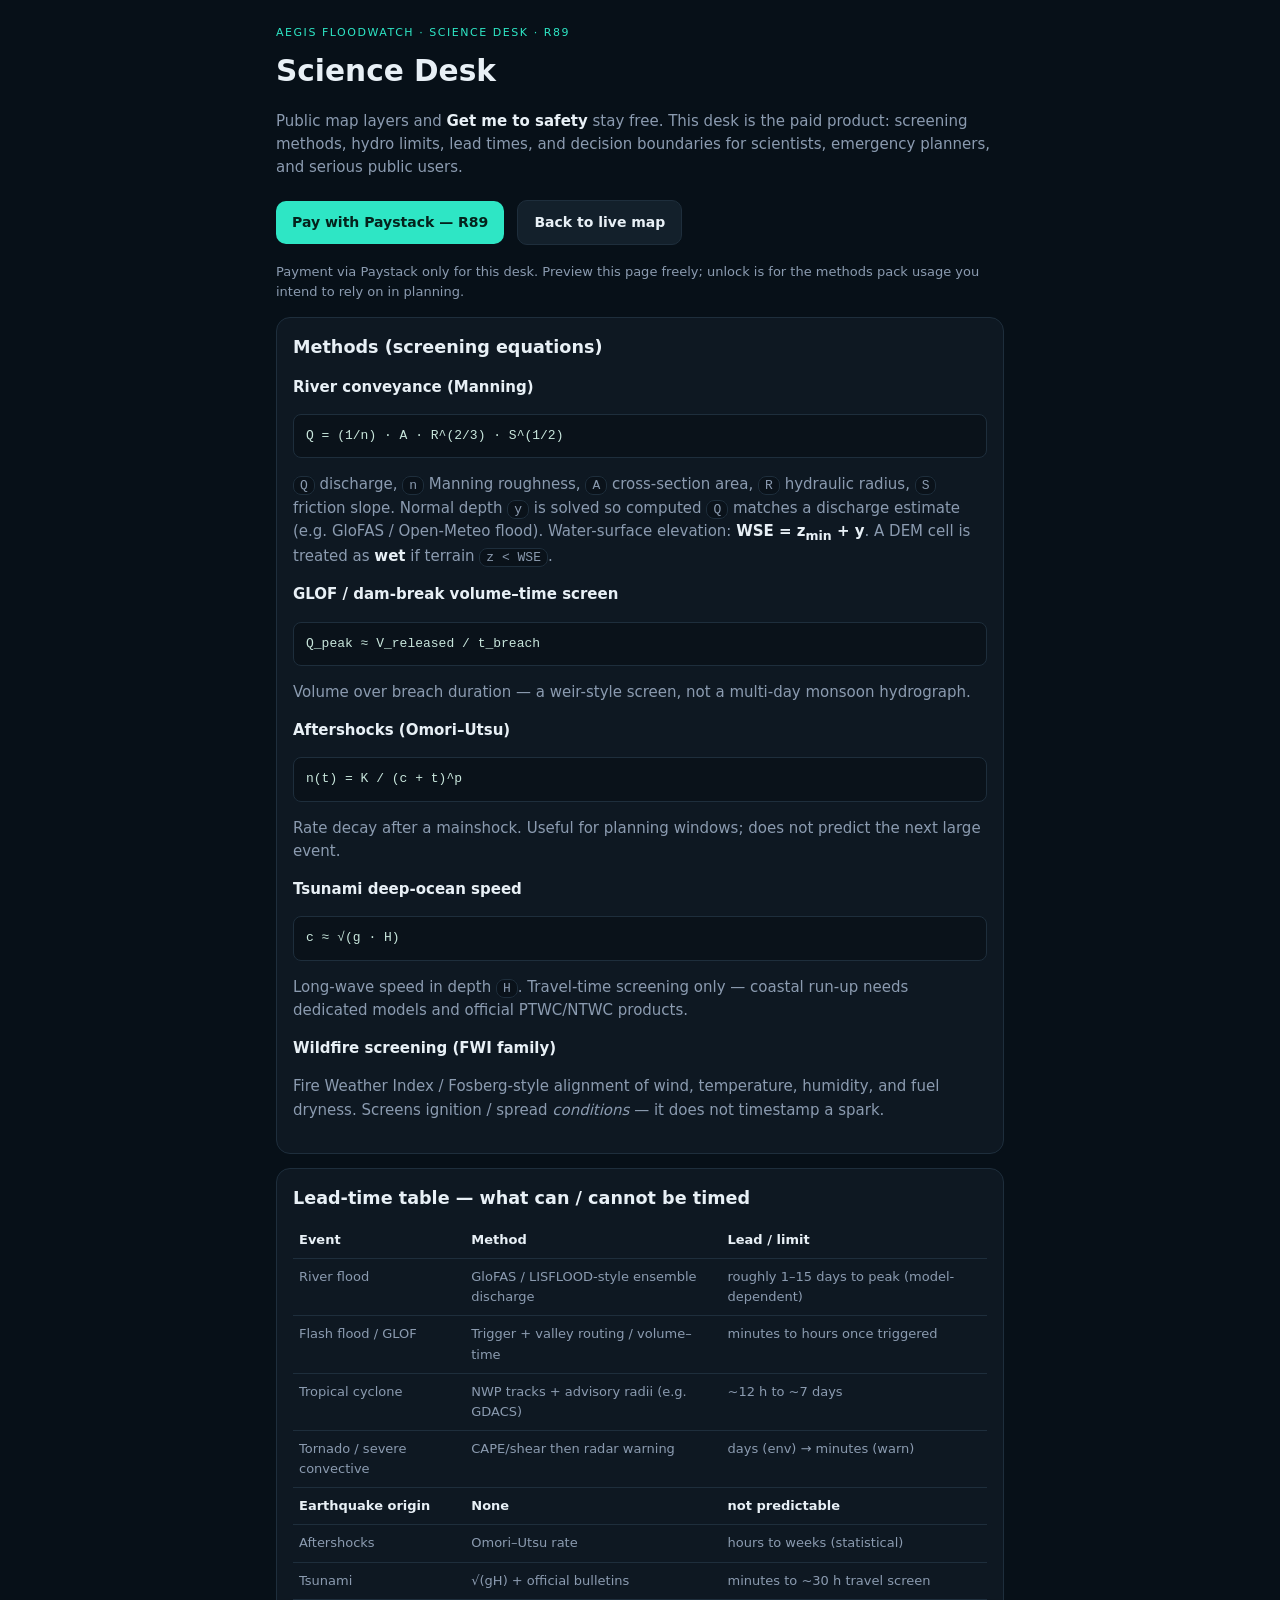
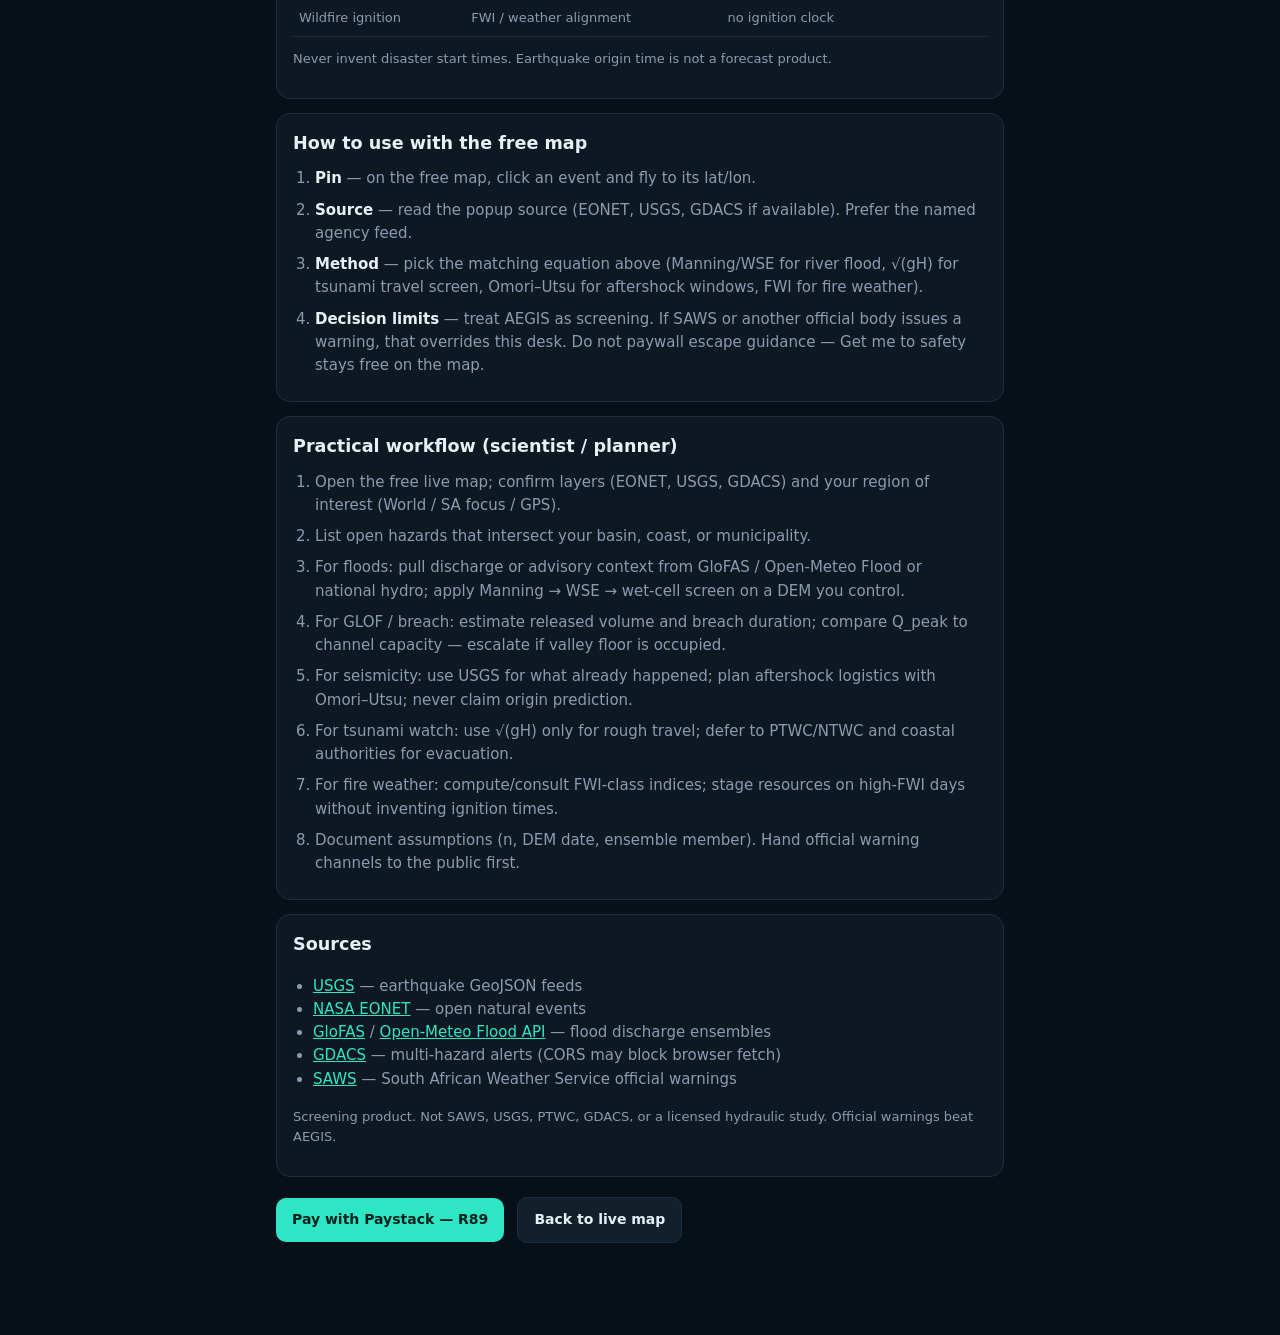
<file: desk.html>
<!DOCTYPE html>
<html lang="en-ZA">
<head>
<meta charset="UTF-8" />
<meta name="viewport" content="width=device-width, initial-scale=1" />
<title>AEGIS Science Desk — methods &amp; limits</title>
<style>
:root{
  --bg:#071018; --card:#0e1822; --line:#1e2e3c; --text:#e8f0f6; --muted:#8b9bb0;
  --mint:#2ee6c5; --mint-ink:#04221c;
}
*{box-sizing:border-box}
body{margin:0;background:var(--bg);color:var(--text);font-family:system-ui,-apple-system,Segoe UI,Roboto,sans-serif;line-height:1.55}
main{max-width:760px;margin:0 auto;padding:24px 16px 80px}
.tag{color:var(--mint);font-size:11px;letter-spacing:.14em;text-transform:uppercase;margin:0 0 8px}
h1{font-size:clamp(1.4rem,3vw,1.85rem);margin:0 0 10px}
h2{font-size:1.1rem;margin:0 0 10px}
p,li{color:var(--muted);font-size:15px}
p strong,li strong,td strong{color:var(--text)}
.card{background:var(--card);border:1px solid var(--line);border-radius:14px;padding:16px;margin:14px 0}
a.btn{
  display:inline-block;background:var(--mint);color:var(--mint-ink);text-decoration:none;
  font-weight:700;padding:11px 16px;border-radius:10px;margin:4px 8px 4px 0;font-size:14px
}
a.btn.ghost{background:#13202b;color:var(--text);border:1px solid var(--line)}
table{width:100%;border-collapse:collapse;font-size:13px}
th,td{border-bottom:1px solid var(--line);padding:8px 6px;text-align:left;vertical-align:top;color:var(--muted)}
th{color:var(--text);font-weight:650}
code,pre{
  font-family:ui-monospace,SFMono-Regular,Menlo,Consolas,monospace;
  font-size:13px;background:#0a121a;border:1px solid var(--line);border-radius:8px
}
code{padding:1px 6px}
pre{padding:12px;overflow:auto;color:#c8e6dc;line-height:1.4}
ol.steps{padding-left:22px;margin:8px 0}
ol.steps li{margin:8px 0}
ul.sources{padding-left:20px}
ul.sources a{color:var(--mint)}
.pay-row{margin:16px 0 8px}
.note{font-size:13px;color:var(--muted)}
</style>
</head>
<body>
<main>
<p class="tag">AEGIS Floodwatch · Science Desk · R89</p>
<h1>Science Desk</h1>
<p>
  Public map layers and <strong>Get me to safety</strong> stay free.
  This desk is the paid product: screening methods, hydro limits, lead times, and decision boundaries for scientists, emergency planners, and serious public users.
</p>

<div class="pay-row">
  <a class="btn" href="https://paystack.shop/pay/mf-aegis-desk" target="_blank" rel="noopener">Pay with Paystack — R89</a>
  <a class="btn ghost" href="./index.html">Back to live map</a>
</div>
<p class="note">Payment via Paystack only for this desk. Preview this page freely; unlock is for the methods pack usage you intend to rely on in planning.</p>

<div class="card">
  <h2>Methods (screening equations)</h2>
  <p><strong>River conveyance (Manning)</strong></p>
  <pre>Q = (1/n) · A · R^(2/3) · S^(1/2)</pre>
  <p>
    <code>Q</code> discharge, <code>n</code> Manning roughness, <code>A</code> cross-section area,
    <code>R</code> hydraulic radius, <code>S</code> friction slope.
    Normal depth <code>y</code> is solved so computed <code>Q</code> matches a discharge estimate (e.g. GloFAS / Open-Meteo flood).
    Water-surface elevation: <strong>WSE = z<sub>min</sub> + y</strong>.
    A DEM cell is treated as <strong>wet</strong> if terrain <code>z &lt; WSE</code>.
  </p>
  <p><strong>GLOF / dam-break volume–time screen</strong></p>
  <pre>Q_peak ≈ V_released / t_breach</pre>
  <p>Volume over breach duration — a weir-style screen, not a multi-day monsoon hydrograph.</p>
  <p><strong>Aftershocks (Omori–Utsu)</strong></p>
  <pre>n(t) = K / (c + t)^p</pre>
  <p>Rate decay after a mainshock. Useful for planning windows; does not predict the next large event.</p>
  <p><strong>Tsunami deep-ocean speed</strong></p>
  <pre>c ≈ √(g · H)</pre>
  <p>Long-wave speed in depth <code>H</code>. Travel-time screening only — coastal run-up needs dedicated models and official PTWC/NTWC products.</p>
  <p><strong>Wildfire screening (FWI family)</strong></p>
  <p>
    Fire Weather Index / Fosberg-style alignment of wind, temperature, humidity, and fuel dryness.
    Screens ignition / spread <em>conditions</em> — it does not timestamp a spark.
  </p>
</div>

<div class="card">
  <h2>Lead-time table — what can / cannot be timed</h2>
  <table>
    <thead>
      <tr><th>Event</th><th>Method</th><th>Lead / limit</th></tr>
    </thead>
    <tbody>
      <tr><td>River flood</td><td>GloFAS / LISFLOOD-style ensemble discharge</td><td>roughly 1–15 days to peak (model-dependent)</td></tr>
      <tr><td>Flash flood / GLOF</td><td>Trigger + valley routing / volume–time</td><td>minutes to hours once triggered</td></tr>
      <tr><td>Tropical cyclone</td><td>NWP tracks + advisory radii (e.g. GDACS)</td><td>~12 h to ~7 days</td></tr>
      <tr><td>Tornado / severe convective</td><td>CAPE/shear then radar warning</td><td>days (env) → minutes (warn)</td></tr>
      <tr><td><strong>Earthquake origin</strong></td><td><strong>None</strong></td><td><strong>not predictable</strong></td></tr>
      <tr><td>Aftershocks</td><td>Omori–Utsu rate</td><td>hours to weeks (statistical)</td></tr>
      <tr><td>Tsunami</td><td>√(gH) + official bulletins</td><td>minutes to ~30 h travel screen</td></tr>
      <tr><td>Wildfire ignition</td><td>FWI / weather alignment</td><td>no ignition clock</td></tr>
    </tbody>
  </table>
  <p class="note" style="margin-top:12px">Never invent disaster start times. Earthquake origin time is not a forecast product.</p>
</div>

<div class="card">
  <h2>How to use with the free map</h2>
  <ol class="steps">
    <li><strong>Pin</strong> — on the free map, click an event and fly to its lat/lon.</li>
    <li><strong>Source</strong> — read the popup source (EONET, USGS, GDACS if available). Prefer the named agency feed.</li>
    <li><strong>Method</strong> — pick the matching equation above (Manning/WSE for river flood, √(gH) for tsunami travel screen, Omori–Utsu for aftershock windows, FWI for fire weather).</li>
    <li><strong>Decision limits</strong> — treat AEGIS as screening. If SAWS or another official body issues a warning, that overrides this desk. Do not paywall escape guidance — Get me to safety stays free on the map.</li>
  </ol>
</div>

<div class="card">
  <h2>Practical workflow (scientist / planner)</h2>
  <ol class="steps">
    <li>Open the free live map; confirm layers (EONET, USGS, GDACS) and your region of interest (World / SA focus / GPS).</li>
    <li>List open hazards that intersect your basin, coast, or municipality.</li>
    <li>For floods: pull discharge or advisory context from GloFAS / Open-Meteo Flood or national hydro; apply Manning → WSE → wet-cell screen on a DEM you control.</li>
    <li>For GLOF / breach: estimate released volume and breach duration; compare Q_peak to channel capacity — escalate if valley floor is occupied.</li>
    <li>For seismicity: use USGS for what already happened; plan aftershock logistics with Omori–Utsu; never claim origin prediction.</li>
    <li>For tsunami watch: use √(gH) only for rough travel; defer to PTWC/NTWC and coastal authorities for evacuation.</li>
    <li>For fire weather: compute/consult FWI-class indices; stage resources on high-FWI days without inventing ignition times.</li>
    <li>Document assumptions (n, DEM date, ensemble member). Hand official warning channels to the public first.</li>
  </ol>
</div>

<div class="card">
  <h2>Sources</h2>
  <ul class="sources">
    <li><a href="https://earthquake.usgs.gov/" target="_blank" rel="noopener">USGS</a> — earthquake GeoJSON feeds</li>
    <li><a href="https://eonet.gsfc.nasa.gov/" target="_blank" rel="noopener">NASA EONET</a> — open natural events</li>
    <li><a href="https://www.globalfloods.eu/" target="_blank" rel="noopener">GloFAS</a> / <a href="https://open-meteo.com/en/docs/flood-api" target="_blank" rel="noopener">Open-Meteo Flood API</a> — flood discharge ensembles</li>
    <li><a href="https://www.gdacs.org/" target="_blank" rel="noopener">GDACS</a> — multi-hazard alerts (CORS may block browser fetch)</li>
    <li><a href="https://www.weathersa.co.za/" target="_blank" rel="noopener">SAWS</a> — South African Weather Service official warnings</li>
  </ul>
  <p class="note">
    Screening product. Not SAWS, USGS, PTWC, GDACS, or a licensed hydraulic study.
    Official warnings beat AEGIS.
  </p>
</div>

<div class="pay-row">
  <a class="btn" href="https://paystack.shop/pay/mf-aegis-desk" target="_blank" rel="noopener">Pay with Paystack — R89</a>
  <a class="btn ghost" href="./index.html">Back to live map</a>
</div>
</main>
</body>
</html>
</file>
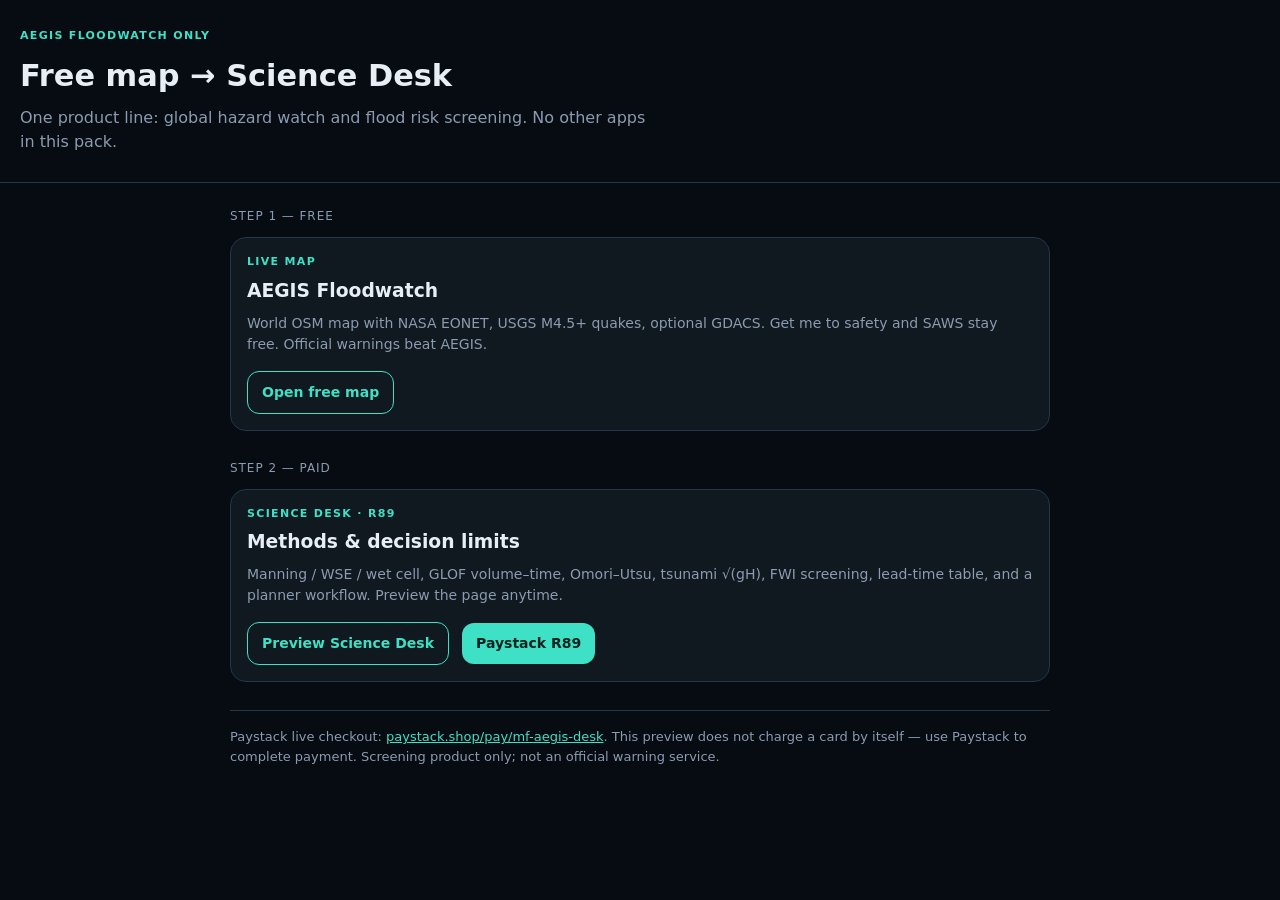
<file: preview.html>
<!DOCTYPE html>
<html lang="en-ZA">
<head>
<meta charset="UTF-8" />
<meta name="viewport" content="width=device-width, initial-scale=1" />
<title>AEGIS Floodwatch — product preview</title>
<style>
:root{
  --bg:#070b12; --card:#101820; --line:#243648; --text:#e7eef6; --muted:#8b9bb0;
  --mint:#3ee0c6; --mint-ink:#06221e;
}
*{box-sizing:border-box}
body{margin:0;background:var(--bg);color:var(--text);font-family:system-ui,-apple-system,Segoe UI,Roboto,sans-serif;line-height:1.5}
header{padding:28px 20px;border-bottom:1px solid var(--line)}
.tag{font-size:11px;letter-spacing:.12em;text-transform:uppercase;color:var(--mint);font-weight:700}
h1{margin:8px 0;font-size:clamp(1.4rem,3.5vw,1.9rem)}
header p{color:var(--muted);max-width:40rem;margin:0}
main{max-width:860px;margin:0 auto;padding:24px 20px 80px}
.grid{display:grid;gap:14px;grid-template-columns:repeat(auto-fit,minmax(250px,1fr));margin:12px 0 28px}
.card{background:var(--card);border:1px solid var(--line);border-radius:16px;padding:16px}
.card h3{margin:6px 0 8px}
.card p{color:var(--muted);font-size:14px;margin:0 0 12px}
a.btn{
  display:inline-block;margin:4px 8px 0 0;padding:10px 14px;border-radius:12px;
  background:var(--mint);color:var(--mint-ink);text-decoration:none;font-weight:700;font-size:14px
}
a.ghost{background:transparent;color:var(--mint);border:1px solid var(--mint)}
.step{font-size:12px;color:var(--muted);text-transform:uppercase;letter-spacing:.08em;margin-bottom:4px}
.note{font-size:13px;color:var(--muted);border-top:1px solid var(--line);padding-top:16px;margin-top:8px}
</style>
</head>
<body>
<header>
  <div class="tag">AEGIS Floodwatch only</div>
  <h1>Free map → Science Desk</h1>
  <p>One product line: global hazard watch and flood risk screening. No other apps in this pack.</p>
</header>
<main>
  <div class="step">Step 1 — free</div>
  <div class="grid">
    <div class="card">
      <div class="tag">Live map</div>
      <h3>AEGIS Floodwatch</h3>
      <p>World OSM map with NASA EONET, USGS M4.5+ quakes, optional GDACS. Get me to safety and SAWS stay free. Official warnings beat AEGIS.</p>
      <a class="btn ghost" href="./index.html">Open free map</a>
    </div>
  </div>

  <div class="step">Step 2 — paid</div>
  <div class="grid">
    <div class="card">
      <div class="tag">Science Desk · R89</div>
      <h3>Methods &amp; decision limits</h3>
      <p>Manning / WSE / wet cell, GLOF volume–time, Omori–Utsu, tsunami √(gH), FWI screening, lead-time table, and a planner workflow. Preview the page anytime.</p>
      <a class="btn ghost" href="./desk.html">Preview Science Desk</a>
      <a class="btn" href="https://paystack.shop/pay/mf-aegis-desk" target="_blank" rel="noopener">Paystack R89</a>
    </div>
  </div>

  <p class="note">
    Paystack live checkout: <a href="https://paystack.shop/pay/mf-aegis-desk" style="color:var(--mint)">paystack.shop/pay/mf-aegis-desk</a>.
    This preview does not charge a card by itself — use Paystack to complete payment.
    Screening product only; not an official warning service.
  </p>
</main>
</body>
</html>
</file>
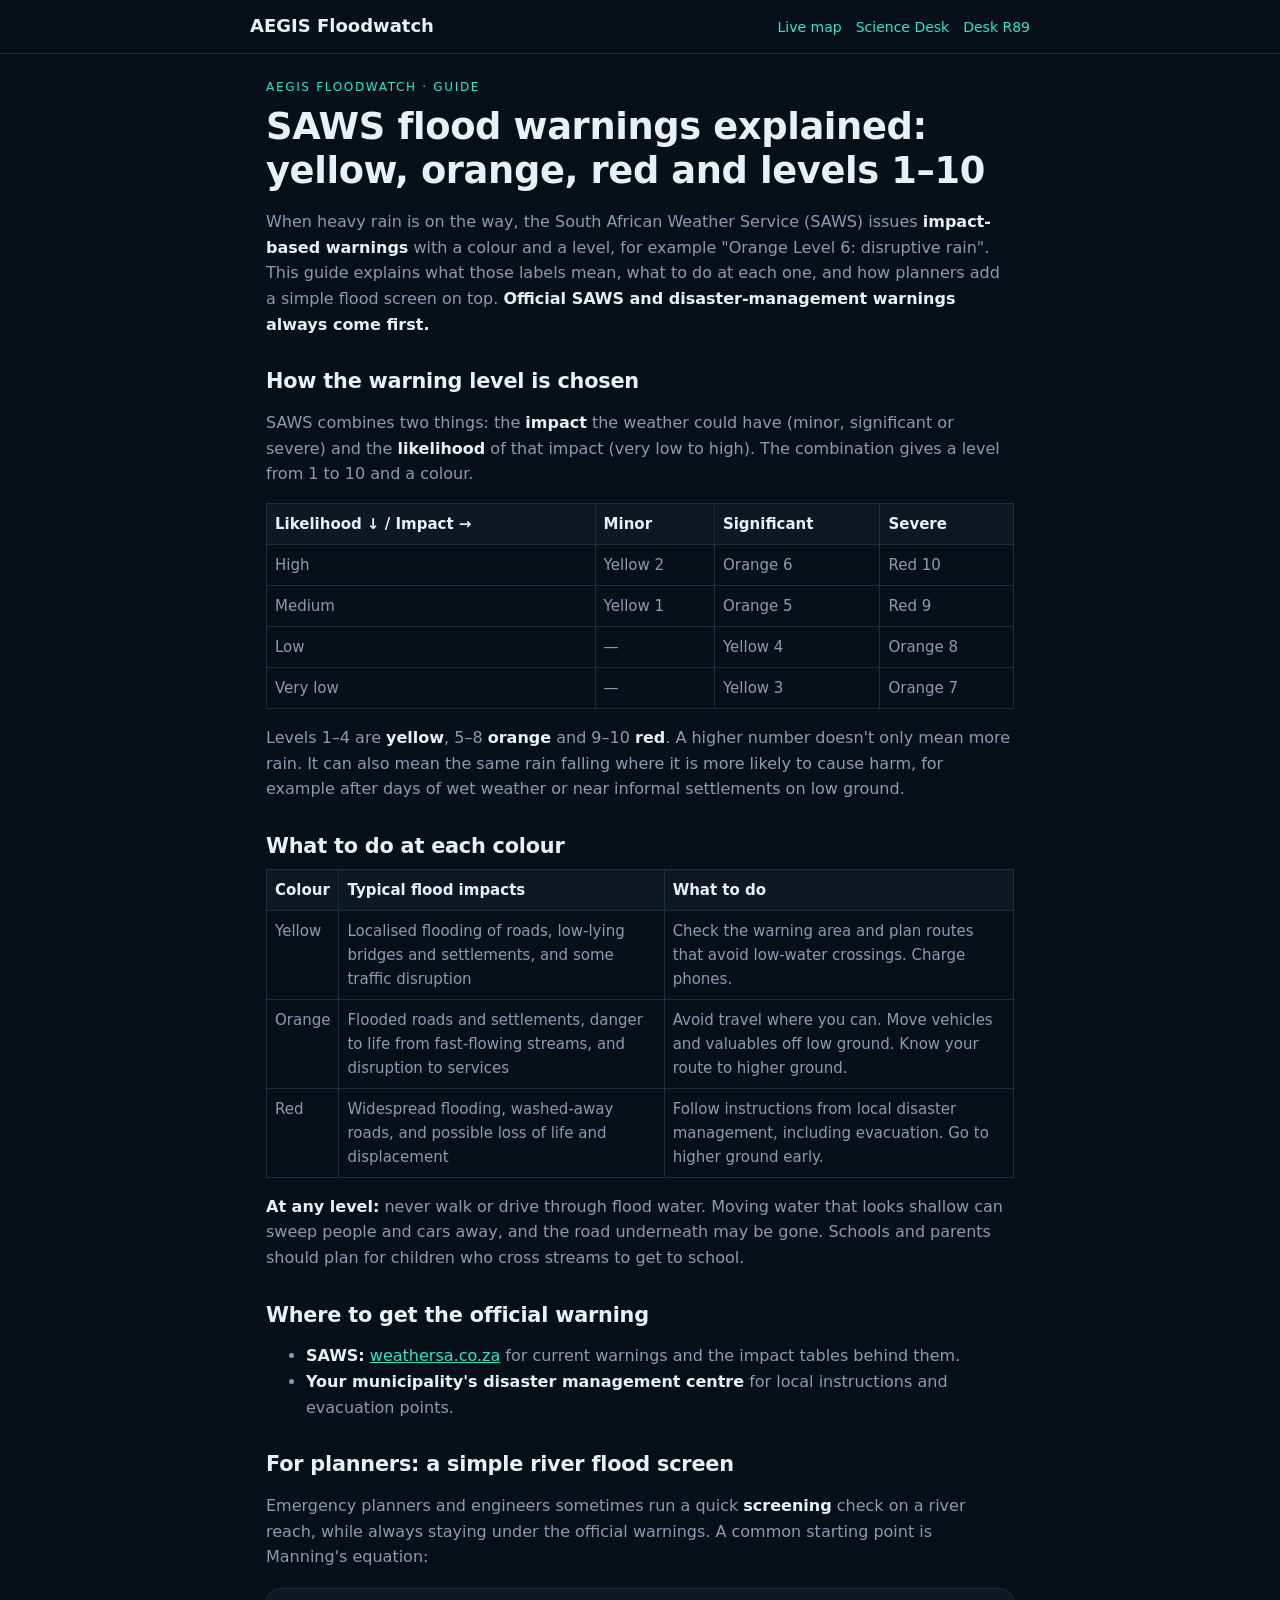
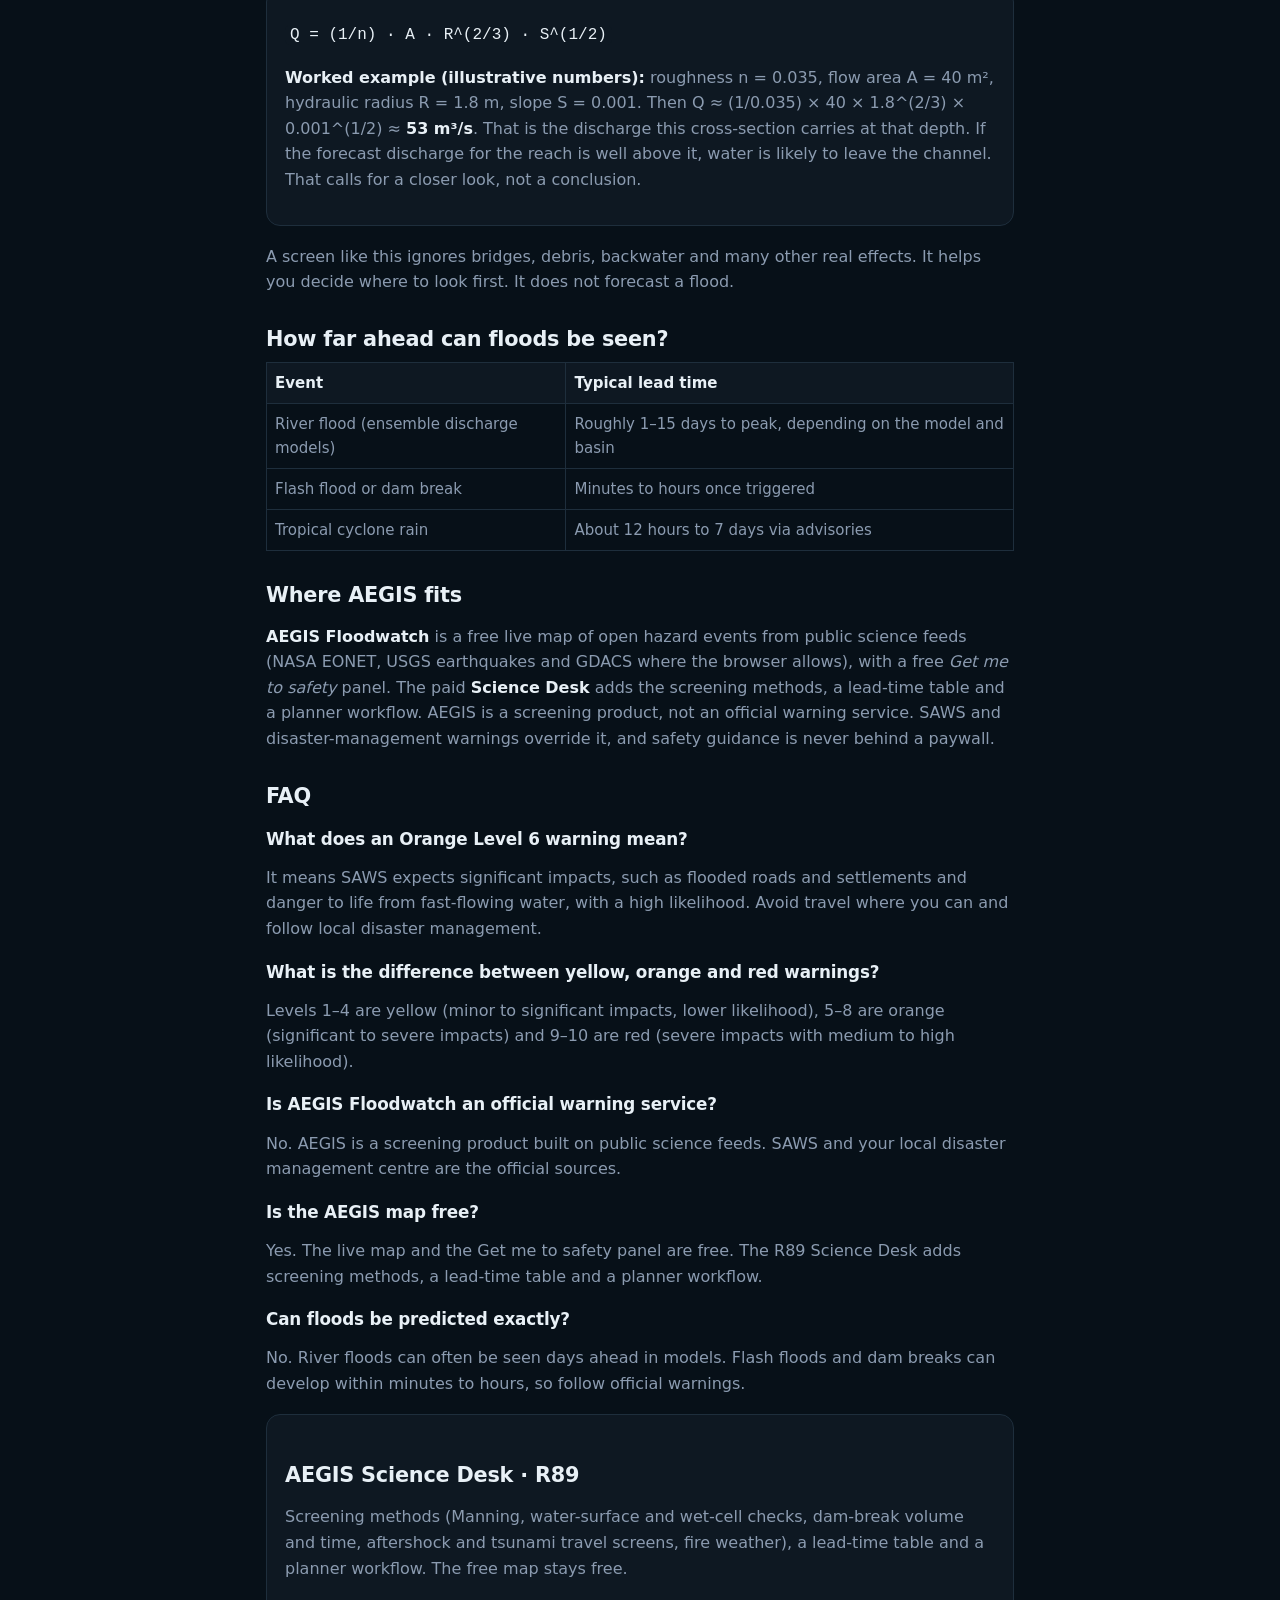
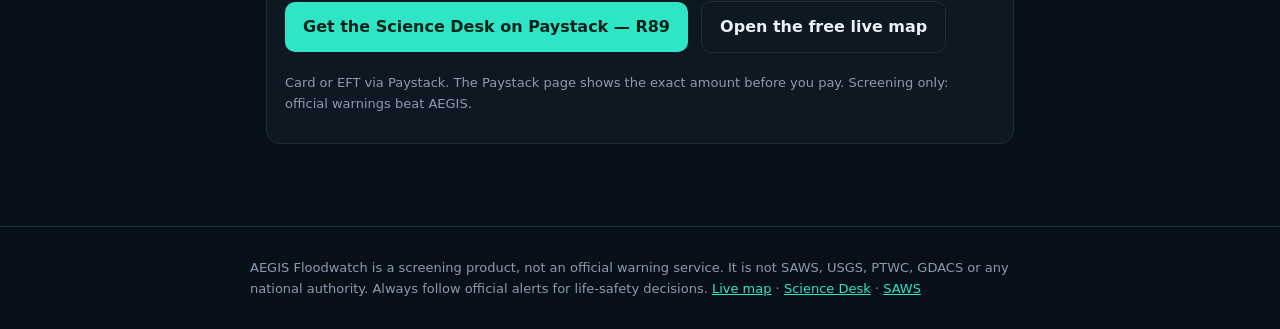
<file: guides/saws-flood-warning-levels-explained.html>
<!DOCTYPE html>
<html lang="en-ZA">
<head>
<meta charset="UTF-8" />
<meta name="viewport" content="width=device-width, initial-scale=1" />
<title>SAWS Flood Warnings Explained: Yellow, Orange, Red and Levels 1–10</title>
<meta name="description" content="What SAWS impact-based warning colours and levels 1–10 mean for flooding in South Africa, what to do at each level, and how planners screen river flood risk." />
<meta name="robots" content="index,follow" />
<link rel="canonical" href="https://esteprinsloo101-web.github.io/aegis-floodwatch/guides/saws-flood-warning-levels-explained.html" />
<meta property="og:title" content="SAWS Flood Warnings Explained: Yellow, Orange, Red and Levels 1–10" />
<meta property="og:description" content="What SAWS impact-based warning colours and levels 1–10 mean for flooding in South Africa, what to do at each level, and how planners screen river flood risk." />
<meta property="og:type" content="article" />
<meta property="og:url" content="https://esteprinsloo101-web.github.io/aegis-floodwatch/guides/saws-flood-warning-levels-explained.html" />
<meta name="theme-color" content="#071018" />

<style>
:root{--bg:#071018;--panel:#0e1822;--line:#1e2e3c;--ink:#e8f0f6;--muted:#8b9bb0;--acc:#2ee6c5;--accink:#04221c}
*{box-sizing:border-box}body{margin:0;background:var(--bg);color:var(--ink);font-family:system-ui,-apple-system,Segoe UI,Roboto,sans-serif;line-height:1.6}
a{color:var(--acc)}.skip{position:absolute;left:-999px}.skip:focus{left:8px;top:8px}
header.site{border-bottom:1px solid var(--line);padding:12px 16px}header.site .in{max-width:780px;margin:0 auto;display:flex;justify-content:space-between;align-items:center;gap:12px;flex-wrap:wrap}
.logo{font-family:system-ui,-apple-system,Segoe UI,Roboto,sans-serif;font-weight:700;color:var(--ink);text-decoration:none;font-size:18px}nav a{margin-left:14px;font-size:14px;text-decoration:none}
main{max-width:780px;margin:0 auto;padding:24px 16px 64px}.eyebrow{color:var(--acc);font-size:12px;letter-spacing:.14em;text-transform:uppercase;margin:0 0 8px}.eyebrow a{text-decoration:none}
h1,h2,h3{font-family:system-ui,-apple-system,Segoe UI,Roboto,sans-serif;letter-spacing:-.01em;line-height:1.2}h1{font-size:clamp(1.6rem,4vw,2.3rem);margin:0 0 14px}h2{font-size:1.3rem;margin:32px 0 10px}h3{font-size:1.05rem;margin:20px 0 6px}
p,li{color:var(--muted);font-size:16px}strong{color:var(--ink)}code{background:var(--panel);padding:1px 5px;border-radius:5px;color:var(--ink)}
table{width:100%;border-collapse:collapse;margin:10px 0;font-size:15px}th,td{border:1px solid var(--line);padding:8px;text-align:left;color:var(--muted);vertical-align:top}th{color:var(--ink);background:var(--panel)}
.card{background:var(--panel);border:1px solid var(--line);border-radius:14px;padding:16px 18px;margin:18px 0}
.btn{display:inline-block;background:var(--acc);color:var(--accink);font-weight:700;text-decoration:none;padding:12px 18px;border-radius:10px;margin:4px 8px 4px 0}.btn.ghost{background:transparent;color:var(--ink);border:1px solid var(--line)}
.fine{font-size:13px;color:var(--muted)}footer{border-top:1px solid var(--line);padding:18px 16px}footer .in{max-width:780px;margin:0 auto}
</style>
<script type="application/ld+json">{"@context": "https://schema.org", "@type": "Article", "headline": "SAWS flood warnings explained: yellow, orange, red and levels 1–10", "description": "What SAWS impact-based warning colours and levels 1–10 mean for flooding in South Africa, what to do at each level, and how planners screen river flood risk.", "datePublished": "2026-09-25", "dateModified": "2026-09-25", "inLanguage": "en-ZA", "mainEntityOfPage": "https://esteprinsloo101-web.github.io/aegis-floodwatch/guides/saws-flood-warning-levels-explained.html", "publisher": {"@type": "Organization", "name": "AEGIS Floodwatch"}}</script>
<script type="application/ld+json">{"@context": "https://schema.org", "@type": "FAQPage", "mainEntity": [{"@type": "Question", "name": "What does an Orange Level 6 warning mean?", "acceptedAnswer": {"@type": "Answer", "text": "It means SAWS expects significant impacts, such as flooded roads and settlements and danger to life from fast-flowing water, with a high likelihood. Avoid travel where you can and follow local disaster management."}}, {"@type": "Question", "name": "What is the difference between yellow, orange and red warnings?", "acceptedAnswer": {"@type": "Answer", "text": "Levels 1–4 are yellow (minor to significant impacts, lower likelihood), 5–8 are orange (significant to severe impacts) and 9–10 are red (severe impacts with medium to high likelihood)."}}, {"@type": "Question", "name": "Is AEGIS Floodwatch an official warning service?", "acceptedAnswer": {"@type": "Answer", "text": "No. AEGIS is a screening product built on public science feeds. SAWS and your local disaster management centre are the official sources."}}, {"@type": "Question", "name": "Is the AEGIS map free?", "acceptedAnswer": {"@type": "Answer", "text": "Yes. The live map and the Get me to safety panel are free. The R89 Science Desk adds screening methods, a lead-time table and a planner workflow."}}, {"@type": "Question", "name": "Can floods be predicted exactly?", "acceptedAnswer": {"@type": "Answer", "text": "No. River floods can often be seen days ahead in models. Flash floods and dam breaks can develop within minutes to hours, so follow official warnings."}}]}</script>
</head>
<body>
<a class="skip" href="#main">Skip to content</a>
<header class="site"><div class="in"><a class="logo" href="../">AEGIS Floodwatch</a><nav aria-label="Primary"><a href="../">Live map</a><a href="../desk.html">Science Desk</a><a href="https://paystack.shop/pay/mf-aegis-desk" rel="noopener">Desk R89</a></nav></div></header>
<main id="main">
<p class="eyebrow"><a href="../">AEGIS Floodwatch</a> · Guide</p>
<h1>SAWS flood warnings explained: yellow, orange, red and levels 1–10</h1>
<p>When heavy rain is on the way, the South African Weather Service (SAWS) issues <strong>impact-based warnings</strong> with a colour and a level, for example "Orange Level 6: disruptive rain". This guide explains what those labels mean, what to do at each one, and how planners add a simple flood screen on top. <strong>Official SAWS and disaster-management warnings always come first.</strong></p>

<h2>How the warning level is chosen</h2>
<p>SAWS combines two things: the <strong>impact</strong> the weather could have (minor, significant or severe) and the <strong>likelihood</strong> of that impact (very low to high). The combination gives a level from 1 to 10 and a colour.</p>
<table>
<tr><th>Likelihood ↓ / Impact →</th><th>Minor</th><th>Significant</th><th>Severe</th></tr>
<tr><td>High</td><td>Yellow 2</td><td>Orange 6</td><td>Red 10</td></tr>
<tr><td>Medium</td><td>Yellow 1</td><td>Orange 5</td><td>Red 9</td></tr>
<tr><td>Low</td><td>—</td><td>Yellow 4</td><td>Orange 8</td></tr>
<tr><td>Very low</td><td>—</td><td>Yellow 3</td><td>Orange 7</td></tr>
</table>
<p>Levels 1–4 are <strong>yellow</strong>, 5–8 <strong>orange</strong> and 9–10 <strong>red</strong>. A higher number doesn't only mean more rain. It can also mean the same rain falling where it is more likely to cause harm, for example after days of wet weather or near informal settlements on low ground.</p>

<h2>What to do at each colour</h2>
<table>
<tr><th>Colour</th><th>Typical flood impacts</th><th>What to do</th></tr>
<tr><td>Yellow</td><td>Localised flooding of roads, low-lying bridges and settlements, and some traffic disruption</td><td>Check the warning area and plan routes that avoid low-water crossings. Charge phones.</td></tr>
<tr><td>Orange</td><td>Flooded roads and settlements, danger to life from fast-flowing streams, and disruption to services</td><td>Avoid travel where you can. Move vehicles and valuables off low ground. Know your route to higher ground.</td></tr>
<tr><td>Red</td><td>Widespread flooding, washed-away roads, and possible loss of life and displacement</td><td>Follow instructions from local disaster management, including evacuation. Go to higher ground early.</td></tr>
</table>
<p><strong>At any level:</strong> never walk or drive through flood water. Moving water that looks shallow can sweep people and cars away, and the road underneath may be gone. Schools and parents should plan for children who cross streams to get to school.</p>

<h2>Where to get the official warning</h2>
<ul>
<li><strong>SAWS:</strong> <a href="https://www.weathersa.co.za/" rel="noopener">weathersa.co.za</a> for current warnings and the impact tables behind them.</li>
<li><strong>Your municipality's disaster management centre</strong> for local instructions and evacuation points.</li>
</ul>

<h2>For planners: a simple river flood screen</h2>
<p>Emergency planners and engineers sometimes run a quick <strong>screening</strong> check on a river reach, while always staying under the official warnings. A common starting point is Manning's equation:</p>
<div class="card"><p><code>Q = (1/n) · A · R^(2/3) · S^(1/2)</code></p>
<p><strong>Worked example (illustrative numbers):</strong> roughness n = 0.035, flow area A = 40 m², hydraulic radius R = 1.8 m, slope S = 0.001. Then Q ≈ (1/0.035) × 40 × 1.8^(2/3) × 0.001^(1/2) ≈ <strong>53 m³/s</strong>. That is the discharge this cross-section carries at that depth. If the forecast discharge for the reach is well above it, water is likely to leave the channel. That calls for a closer look, not a conclusion.</p></div>
<p>A screen like this ignores bridges, debris, backwater and many other real effects. It helps you decide where to look first. It does not forecast a flood.</p>

<h2>How far ahead can floods be seen?</h2>
<table>
<tr><th>Event</th><th>Typical lead time</th></tr>
<tr><td>River flood (ensemble discharge models)</td><td>Roughly 1–15 days to peak, depending on the model and basin</td></tr>
<tr><td>Flash flood or dam break</td><td>Minutes to hours once triggered</td></tr>
<tr><td>Tropical cyclone rain</td><td>About 12 hours to 7 days via advisories</td></tr>
</table>

<h2>Where AEGIS fits</h2>
<p><strong>AEGIS Floodwatch</strong> is a free live map of open hazard events from public science feeds (NASA EONET, USGS earthquakes and GDACS where the browser allows), with a free <em>Get me to safety</em> panel. The paid <strong>Science Desk</strong> adds the screening methods, a lead-time table and a planner workflow. AEGIS is a screening product, not an official warning service. SAWS and disaster-management warnings override it, and safety guidance is never behind a paywall.</p>
<section id="faq">
<h2>FAQ</h2>
<h3>What does an Orange Level 6 warning mean?</h3>
<p>It means SAWS expects significant impacts, such as flooded roads and settlements and danger to life from fast-flowing water, with a high likelihood. Avoid travel where you can and follow local disaster management.</p>
<h3>What is the difference between yellow, orange and red warnings?</h3>
<p>Levels 1–4 are yellow (minor to significant impacts, lower likelihood), 5–8 are orange (significant to severe impacts) and 9–10 are red (severe impacts with medium to high likelihood).</p>
<h3>Is AEGIS Floodwatch an official warning service?</h3>
<p>No. AEGIS is a screening product built on public science feeds. SAWS and your local disaster management centre are the official sources.</p>
<h3>Is the AEGIS map free?</h3>
<p>Yes. The live map and the Get me to safety panel are free. The R89 Science Desk adds screening methods, a lead-time table and a planner workflow.</p>
<h3>Can floods be predicted exactly?</h3>
<p>No. River floods can often be seen days ahead in models. Flash floods and dam breaks can develop within minutes to hours, so follow official warnings.</p>
</section>
<section class="card" id="get-it">
<h2>AEGIS Science Desk · R89</h2>
<p>Screening methods (Manning, water-surface and wet-cell checks, dam-break volume and time, aftershock and tsunami travel screens, fire weather), a lead-time table and a planner workflow. The free map stays free.</p>
<p><a class="btn" href="https://paystack.shop/pay/mf-aegis-desk" rel="noopener">Get the Science Desk on Paystack — R89</a> <a class="btn ghost" href="../">Open the free live map</a></p>
<p class="fine">Card or EFT via Paystack. The Paystack page shows the exact amount before you pay. Screening only: official warnings beat AEGIS.</p>
</section>
</main>
<footer><div class="in"><p class="fine">AEGIS Floodwatch is a screening product, not an official warning service. It is not SAWS, USGS, PTWC, GDACS or any national authority. Always follow official alerts for life-safety decisions. <a href="../">Live map</a> · <a href="../desk.html">Science Desk</a> · <a href="https://www.weathersa.co.za/" rel="noopener">SAWS</a></p></div></footer>
</body>
</html>
</file>
